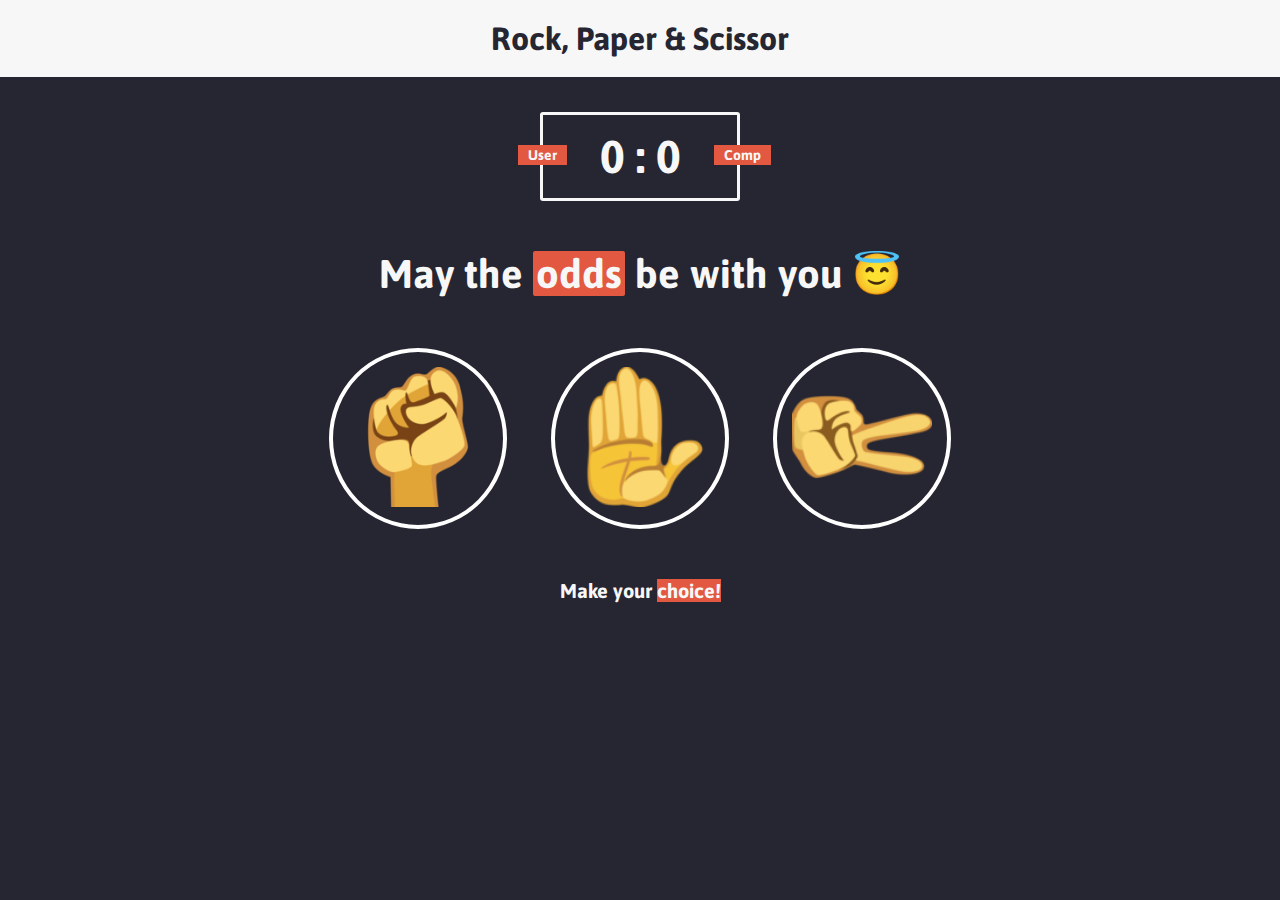
<file: index.HTML>
<!DOCTYPE html>
<!----------By Omar Sakr---->
<html>
<head>
    <meta charset="utf-8" />
    <meta http-equiv="X-UA-Compatible" content="IE=edge">
    <title>Rock, Paper & scissors</title>
    <meta name="viewport" content="width=device-width, initial-scale=1">
    <link rel="stylesheet" type="text/css" media="screen" href="main.css" />
    <link href="https://fonts.googleapis.com/css?family=Asap:400,600" rel="stylesheet">
    <link rel="icon" href="img/favicon.ico" type="image/x-icon">
    <meta name="theme-color" content="#262632">
</head>
<body>
    <header>
        <h1>Rock, Paper & Scissor</h1>
    </header>
    
    <div class="scoreboard">
        <div class="badge" id="userBadge">User</div>
        <div class="badge" id="compBadge">Comp</div>
        <span id="userScore">0</span> : <span id="compScore">0</span>
    </div>
    
    <div class="result">
        <p>May the <span class="redBg">odds</span> be with you 😇</p>
    </div>
    
    <div class="choices">
        <div id="r" class="choice">
            <img src="img/raised-fist.png">
        </div>
        <div id="p" class="choice">
            <img  src="img/raised-hand.png">
        </div>
        <div id="s" class="choice">
            <img  src="img/victory-hand.png">
        </div>
    </div>
    
    <footer>
        <p>Make your <span style="background-color: #e25840;">choice!</span></p>
    </footer>

    <script src="script.js"></script>
</body>
</html>
</file>
<file: main.css>
*{
    margin: 0;
    padding: 0;
    outline: 0;
    box-sizing: border-box;
}

body{
    background-color: #262632;
    font-family: 'Asap', sans-serif;
    font-weight: bold;
    color: #f7f7f7;
}

header{
    color: #262632;
    text-align: center;
    background-color: #f7f7f7;
    padding: 20px;
}

.scoreboard{
    position: relative;
    width: 200px;
    margin: 35px auto;
    border: 3px solid #f7f7f7;
    border-radius: 3px;
    text-align: center;
    font-size: 46px;
    padding: 15px 20px;
}

.badge{
    font-size: 14px;
    background-color: #e25840;
    padding: 2px 10px
}

#userBadge{
    position: absolute;
    top: 30px;
    left: -25px;    
}

#compBadge{
    position: absolute;
    top: 30px;
    right: -34px;
}

.result{
    text-align: center;
    font-size: 40px;
    margin: 50px 0;
}

.choices{
    text-align: center;
    margin: 50px 0;
}

.choice{
    display: inline-block;
    border: 4px solid white;
    border-radius: 50%;
    margin: 0 20px;
}

.choice>img{
    height: 140px;
    margin: 15px;

}

.choice:hover{
    background-color: #21212b;
    cursor: pointer;
}

.redBg{
    background-color: #e25840;
    border-radius: 2px;
    padding: 0 3px;
}

.greenGlow{
    border: 4px solid #4dcc4d;
    box-shadow: 0 0 10px #31b43a
}

.redGlow{
    border: 4px solid #Fc121b;
    box-shadow: 0 0 10px #d01115
}
.grayGlow{
    border: 4px solid #464647;
    box-shadow: 0 0 10px #25292b;
}

footer{
    text-align: center;
    font-size: 20px;
}


/*-----RESPONSIVE----*/

@media screen and (max-width : 500px){
    
    .result{
        font-size: 30px;
    }
    
    .choice>img{
        margin: 3px;
        height: 80px;
    }
}
</file>
